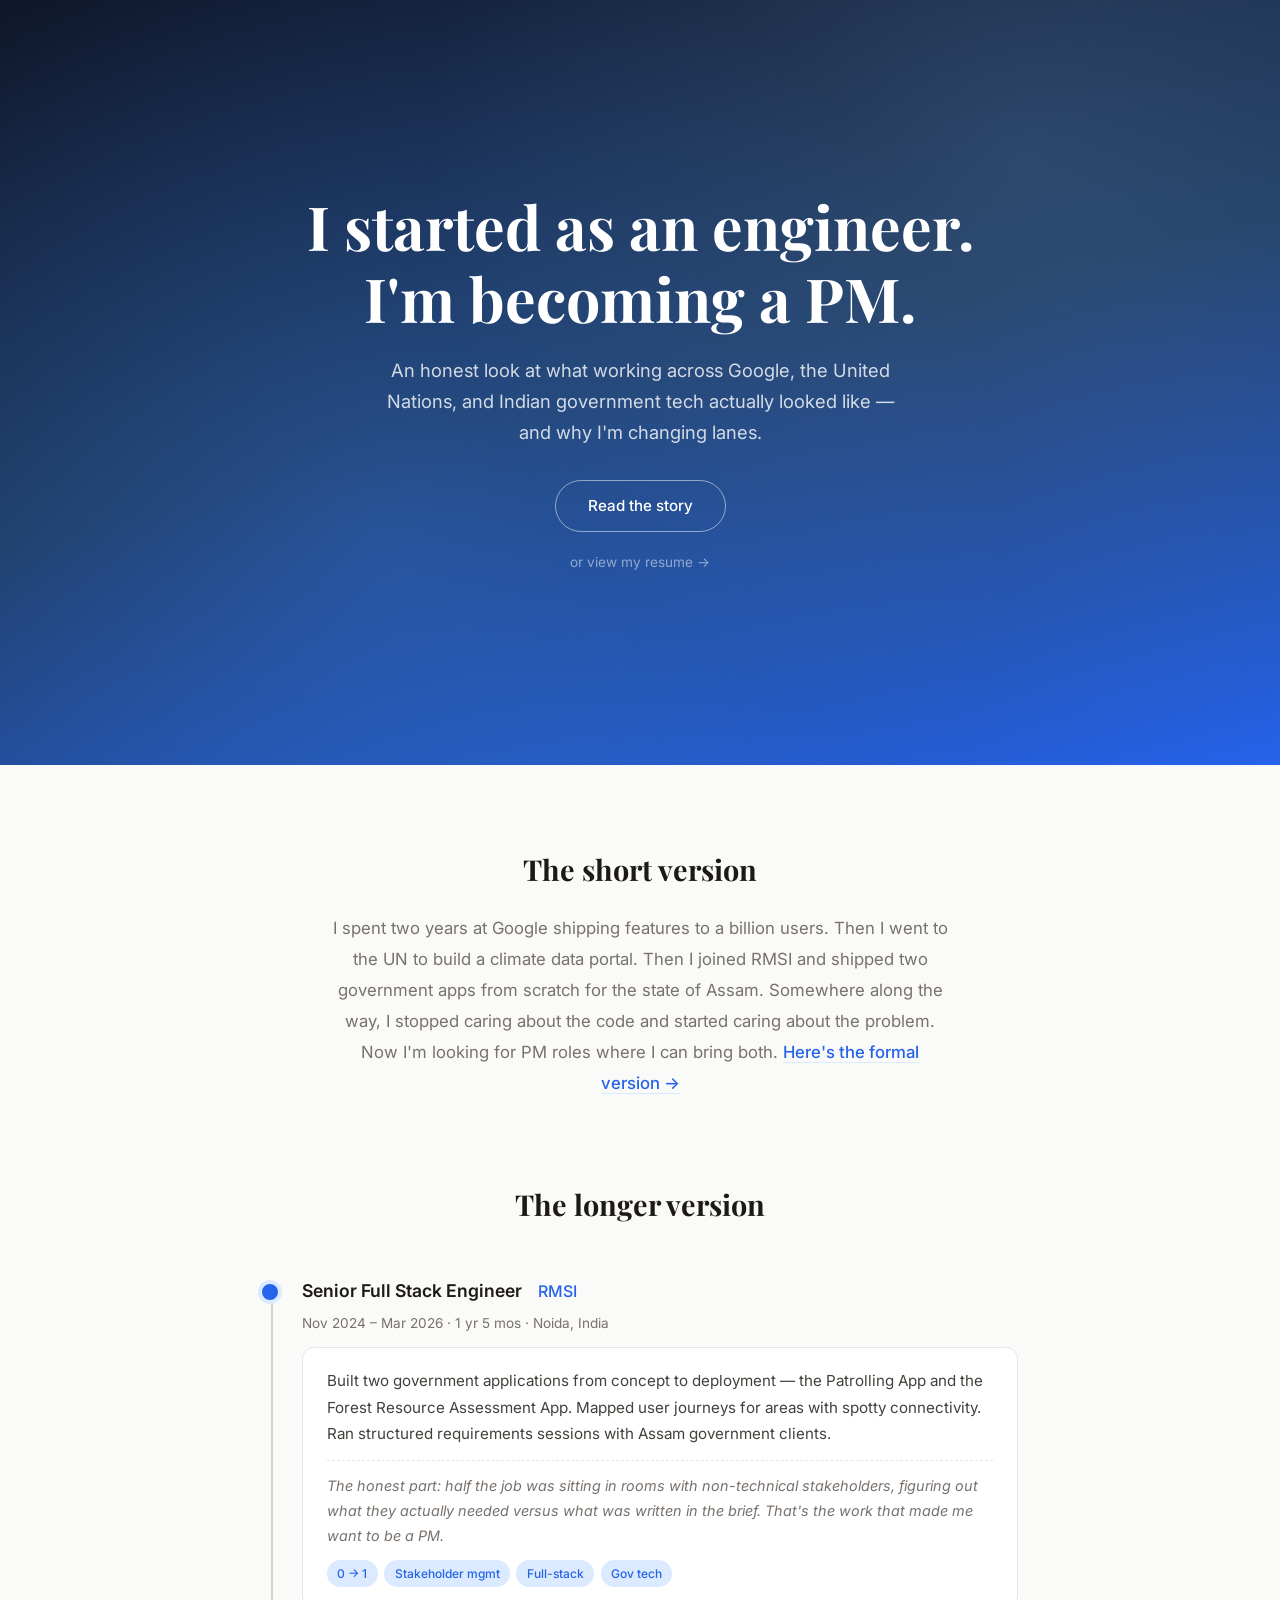
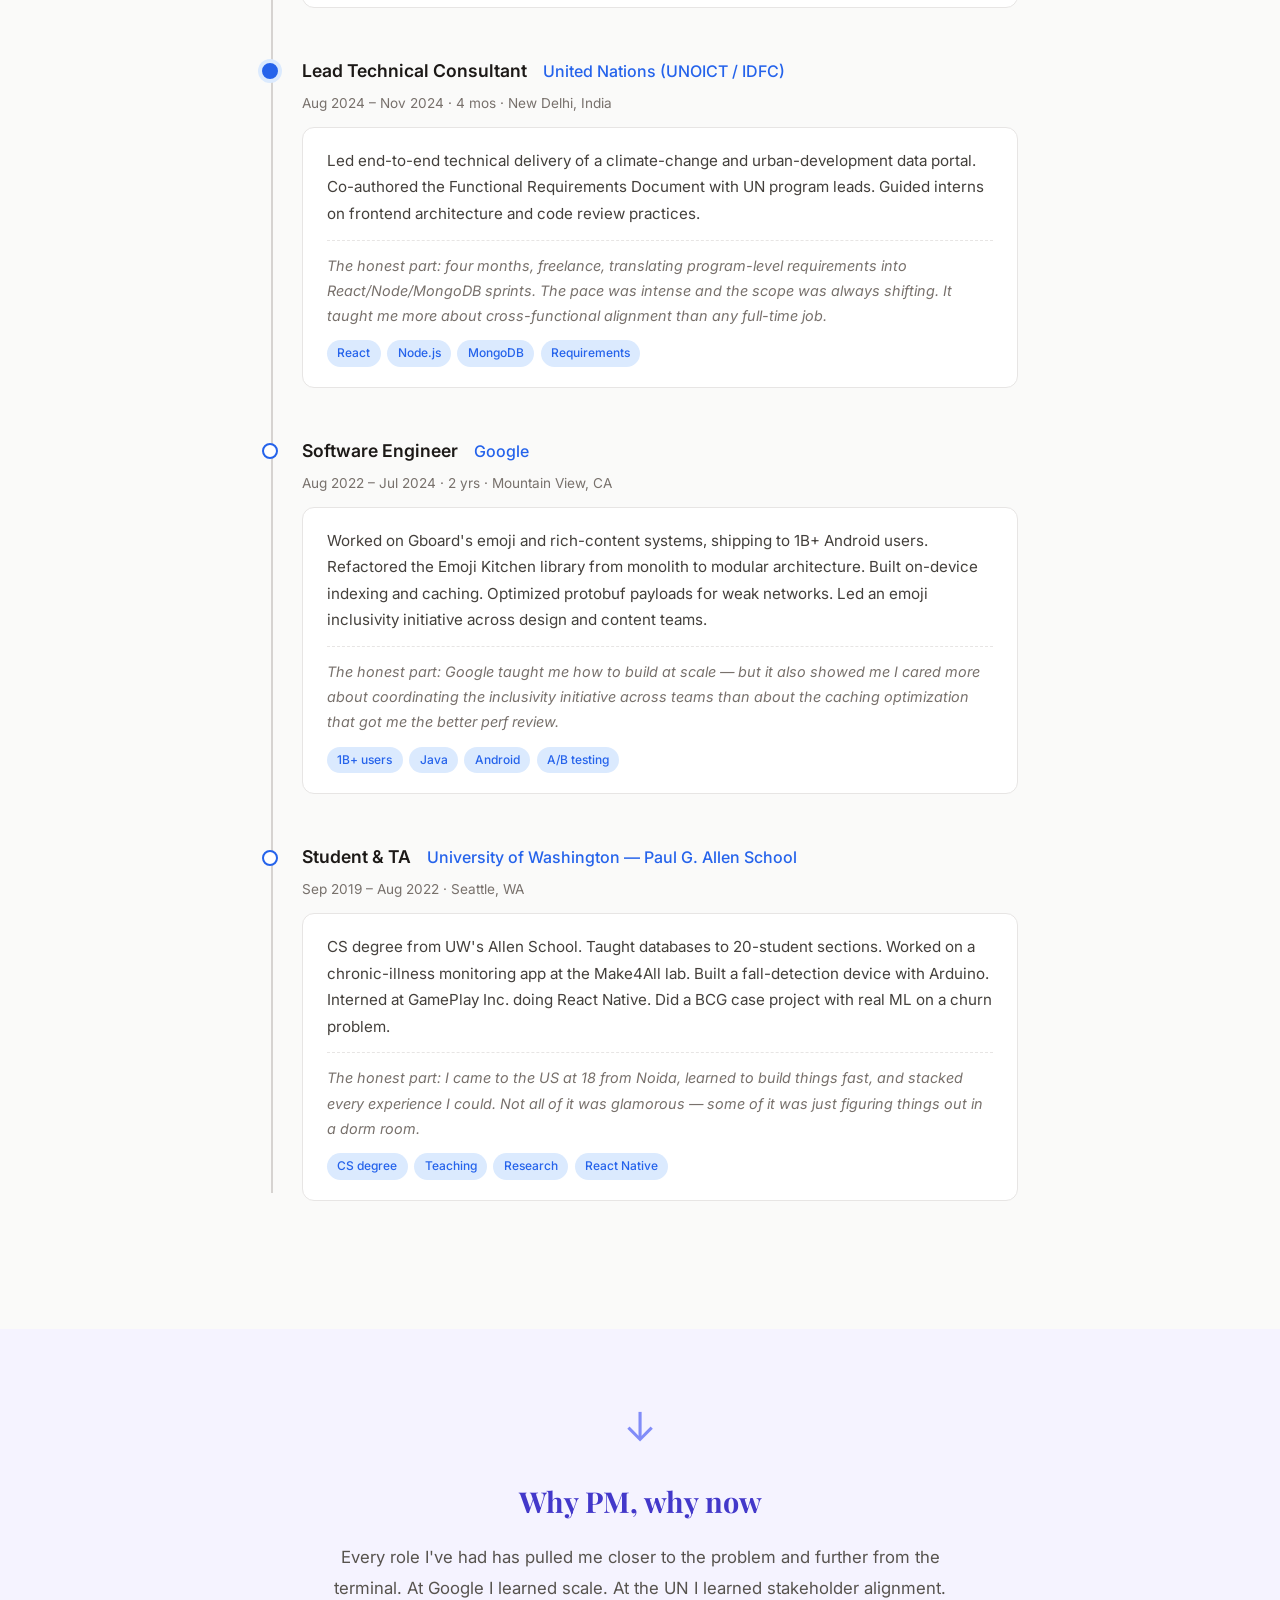
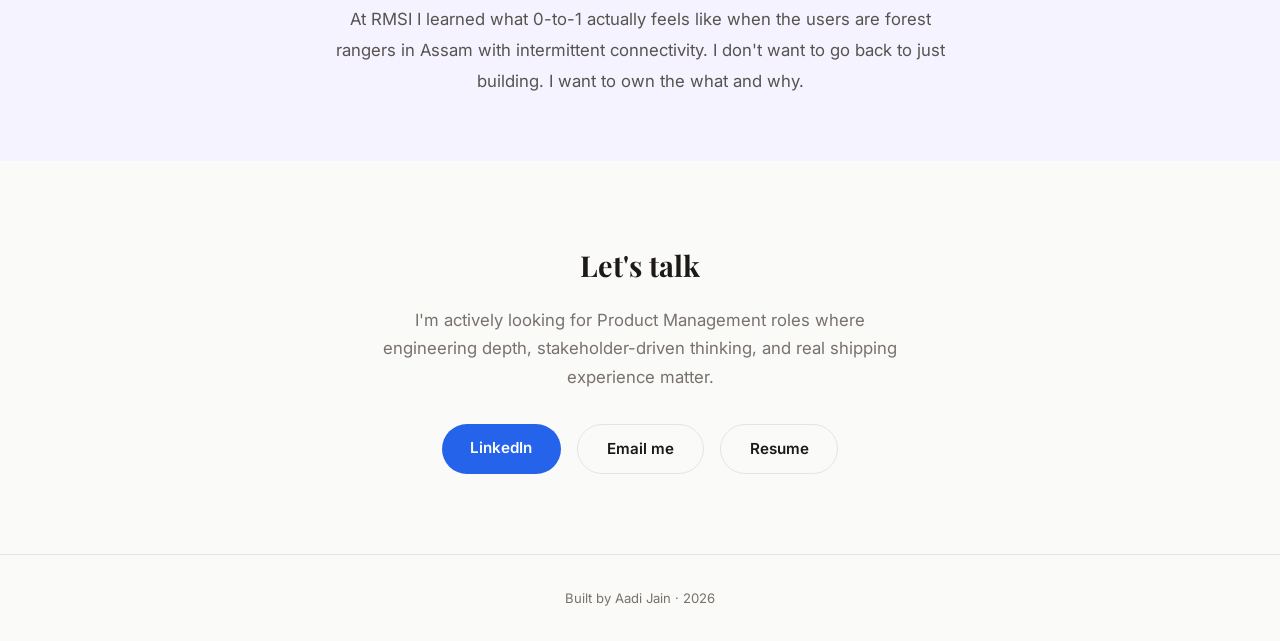
<file: index.html>
<!DOCTYPE html>
<html lang="en">
<head>
<meta charset="UTF-8">
<meta name="viewport" content="width=device-width, initial-scale=1.0">
<title>Aadi Jain — Life at Work</title>
<link href="https://fonts.googleapis.com/css2?family=Inter:wght@400;500;600;700&family=Playfair+Display:wght@600;700&display=swap" rel="stylesheet">
<style>
  * { margin: 0; padding: 0; box-sizing: border-box; }

  :root {
    --bg: #fafaf9;
    --text: #1c1917;
    --muted: #78716c;
    --accent: #2563eb;
    --accent-light: #dbeafe;
    --card: #ffffff;
    --border: #e7e5e4;
    --timeline: #d6d3d1;
  }

  body {
    font-family: 'Inter', -apple-system, sans-serif;
    background: var(--bg);
    color: var(--text);
    line-height: 1.7;
    -webkit-font-smoothing: antialiased;
  }

  /* ── Hero ── */
  .hero {
    min-height: 85vh;
    display: flex;
    align-items: center;
    justify-content: center;
    text-align: center;
    padding: 4rem 2rem;
    background: linear-gradient(165deg, #0f172a 0%, #1e3a5f 50%, #2563eb 100%);
    color: #fff;
    position: relative;
    overflow: hidden;
  }

  .hero::before {
    content: '';
    position: absolute;
    inset: 0;
    background: radial-gradient(circle at 30% 70%, rgba(59,130,246,0.3) 0%, transparent 60%),
                radial-gradient(circle at 80% 20%, rgba(147,197,253,0.15) 0%, transparent 50%);
  }

  .hero-content { position: relative; max-width: 700px; }

  .hero h1 {
    font-family: 'Playfair Display', serif;
    font-size: clamp(2.4rem, 5vw, 3.8rem);
    font-weight: 700;
    line-height: 1.2;
    margin-bottom: 1.2rem;
  }

  .hero .tagline {
    font-size: 1.15rem;
    color: rgba(255,255,255,0.8);
    max-width: 540px;
    margin: 0 auto 2rem;
  }

  .hero .cta {
    display: inline-block;
    padding: 0.75rem 2rem;
    border: 1.5px solid rgba(255,255,255,0.5);
    border-radius: 999px;
    color: #fff;
    text-decoration: none;
    font-weight: 500;
    font-size: 0.95rem;
    transition: all 0.25s;
  }
  .hero .cta:hover { background: rgba(255,255,255,0.12); border-color: #fff; }

  /* ── Honest Intro ── */
  .intro {
    max-width: 680px;
    margin: 0 auto;
    padding: 5rem 2rem 3rem;
    text-align: center;
  }

  .intro h2 {
    font-family: 'Playfair Display', serif;
    font-size: 1.8rem;
    margin-bottom: 1.2rem;
  }

  .intro p {
    color: var(--muted);
    font-size: 1.05rem;
    line-height: 1.85;
  }

  /* ── Timeline ── */
  .timeline-section {
    max-width: 820px;
    margin: 0 auto;
    padding: 2rem 2rem 5rem;
  }

  .timeline-section h2 {
    font-family: 'Playfair Display', serif;
    font-size: 1.8rem;
    text-align: center;
    margin-bottom: 3rem;
  }

  .timeline {
    position: relative;
    padding-left: 2.5rem;
  }

  .timeline::before {
    content: '';
    position: absolute;
    left: 0.55rem;
    top: 0.5rem;
    bottom: 0.5rem;
    width: 2px;
    background: var(--timeline);
  }

  .timeline-item {
    position: relative;
    margin-bottom: 3rem;
  }

  .timeline-item::before {
    content: '';
    position: absolute;
    left: -2.5rem;
    top: 0.45rem;
    width: 12px;
    height: 12px;
    border-radius: 50%;
    background: var(--card);
    border: 2.5px solid var(--accent);
    z-index: 1;
  }

  .timeline-item.highlight::before {
    background: var(--accent);
    box-shadow: 0 0 0 4px var(--accent-light);
  }

  .tl-header {
    display: flex;
    flex-wrap: wrap;
    align-items: baseline;
    gap: 0.5rem 1rem;
    margin-bottom: 0.35rem;
  }

  .tl-role {
    font-weight: 600;
    font-size: 1.1rem;
  }

  .tl-company {
    font-weight: 500;
    color: var(--accent);
  }

  .tl-date {
    font-size: 0.85rem;
    color: var(--muted);
    margin-bottom: 0.6rem;
  }

  .tl-location {
    font-size: 0.82rem;
    color: var(--muted);
  }

  .tl-body {
    background: var(--card);
    border: 1px solid var(--border);
    border-radius: 12px;
    padding: 1.25rem 1.5rem;
    margin-top: 0.75rem;
  }

  .tl-body p {
    font-size: 0.95rem;
    color: #44403c;
    line-height: 1.75;
  }

  .tl-body .honest {
    margin-top: 0.75rem;
    padding-top: 0.75rem;
    border-top: 1px dashed var(--border);
    font-style: italic;
    color: var(--muted);
    font-size: 0.9rem;
  }

  .tag-row {
    display: flex;
    flex-wrap: wrap;
    gap: 0.4rem;
    margin-top: 0.75rem;
  }

  .tag {
    font-size: 0.75rem;
    font-weight: 500;
    padding: 0.2rem 0.65rem;
    border-radius: 999px;
    background: var(--accent-light);
    color: var(--accent);
  }

  /* ── The Shift ── */
  .shift {
    background: #f5f3ff;
    padding: 4rem 2rem;
    text-align: center;
  }

  .shift-inner {
    max-width: 620px;
    margin: 0 auto;
  }

  .shift h2 {
    font-family: 'Playfair Display', serif;
    font-size: 1.8rem;
    margin-bottom: 1rem;
    color: #4338ca;
  }

  .shift p {
    font-size: 1.05rem;
    color: #57534e;
    line-height: 1.85;
  }

  .shift .arrow {
    font-size: 2.5rem;
    margin-bottom: 1rem;
    display: block;
    color: #818cf8;
  }

  /* ── CTA Footer ── */
  .footer-cta {
    text-align: center;
    padding: 5rem 2rem;
    max-width: 600px;
    margin: 0 auto;
  }

  .footer-cta h2 {
    font-family: 'Playfair Display', serif;
    font-size: 1.8rem;
    margin-bottom: 1rem;
  }

  .footer-cta p {
    color: var(--muted);
    margin-bottom: 2rem;
    font-size: 1.05rem;
  }

  .btn-row {
    display: flex;
    justify-content: center;
    gap: 1rem;
    flex-wrap: wrap;
  }

  .btn {
    display: inline-block;
    padding: 0.7rem 1.8rem;
    border-radius: 999px;
    font-weight: 600;
    font-size: 0.95rem;
    text-decoration: none;
    transition: all 0.25s;
  }

  .btn-primary {
    background: var(--accent);
    color: #fff;
  }
  .btn-primary:hover { background: #1d4ed8; }

  .btn-outline {
    border: 1.5px solid var(--border);
    color: var(--text);
    background: transparent;
  }
  .btn-outline:hover { border-color: var(--accent); color: var(--accent); }

  /* ── Footer ── */
  footer {
    text-align: center;
    padding: 2rem;
    font-size: 0.82rem;
    color: var(--muted);
    border-top: 1px solid var(--border);
  }

  @media (max-width: 600px) {
    .timeline { padding-left: 2rem; }
    .timeline-item::before { left: -2rem; }
    .tl-body { padding: 1rem 1.15rem; }
  }
</style>
</head>
<body>

<!-- ── Hero ── -->
<section class="hero">
  <div class="hero-content">
    <h1>I started as an engineer.<br>I'm becoming a PM.</h1>
    <p class="tagline">An honest look at what working across Google, the United Nations, and Indian government tech actually looked like — and why I'm changing lanes.</p>
    <a href="#story" class="cta">Read the story</a>
    <div style="margin-top: 1rem;"><a href="resume.html" style="color: rgba(255,255,255,0.5); font-size: 0.85rem; text-decoration: none; font-weight: 400; transition: color 0.25s;" onmouseover="this.style.color='rgba(255,255,255,0.85)'" onmouseout="this.style.color='rgba(255,255,255,0.5)'">or view my resume &rarr;</a></div>
  </div>
</section>

<!-- ── Intro ── -->
<section class="intro" id="story">
  <h2>The short version</h2>
  <p>I spent two years at Google shipping features to a billion users. Then I went to the UN to build a climate data portal. Then I joined RMSI and shipped two government apps from scratch for the state of Assam. Somewhere along the way, I stopped caring about the code and started caring about the problem. Now I'm looking for PM roles where I can bring both. <a href="resume.html" style="color: var(--accent); text-decoration: none; font-weight: 500; border-bottom: 1px solid var(--accent-light); transition: border-color 0.25s;" onmouseover="this.style.borderColor='var(--accent)'" onmouseout="this.style.borderColor='var(--accent-light)'">Here's the formal version&nbsp;&rarr;</a></p>
</section>

<!-- ── Timeline ── -->
<section class="timeline-section">
  <h2>The longer version</h2>

  <div class="timeline">

    <!-- RMSI -->
    <div class="timeline-item highlight">
      <div class="tl-header">
        <span class="tl-role">Senior Full Stack Engineer</span>
        <span class="tl-company">RMSI</span>
      </div>
      <div class="tl-date">Nov 2024 &ndash; Mar 2026 &middot; 1 yr 5 mos &middot; Noida, India</div>
      <div class="tl-body">
        <p>Built two government applications from concept to deployment — the Patrolling App and the Forest Resource Assessment App. Mapped user journeys for areas with spotty connectivity. Ran structured requirements sessions with Assam government clients.</p>
        <p class="honest">The honest part: half the job was sitting in rooms with non-technical stakeholders, figuring out what they actually needed versus what was written in the brief. That's the work that made me want to be a PM.</p>
        <div class="tag-row">
          <span class="tag">0 → 1</span>
          <span class="tag">Stakeholder mgmt</span>
          <span class="tag">Full-stack</span>
          <span class="tag">Gov tech</span>
        </div>
      </div>
    </div>

    <!-- UN -->
    <div class="timeline-item highlight">
      <div class="tl-header">
        <span class="tl-role">Lead Technical Consultant</span>
        <span class="tl-company">United Nations (UNOICT / IDFC)</span>
      </div>
      <div class="tl-date">Aug 2024 &ndash; Nov 2024 &middot; 4 mos &middot; New Delhi, India</div>
      <div class="tl-body">
        <p>Led end-to-end technical delivery of a climate-change and urban-development data portal. Co-authored the Functional Requirements Document with UN program leads. Guided interns on frontend architecture and code review practices.</p>
        <p class="honest">The honest part: four months, freelance, translating program-level requirements into React/Node/MongoDB sprints. The pace was intense and the scope was always shifting. It taught me more about cross-functional alignment than any full-time job.</p>
        <div class="tag-row">
          <span class="tag">React</span>
          <span class="tag">Node.js</span>
          <span class="tag">MongoDB</span>
          <span class="tag">Requirements</span>
        </div>
      </div>
    </div>

    <!-- Google -->
    <div class="timeline-item">
      <div class="tl-header">
        <span class="tl-role">Software Engineer</span>
        <span class="tl-company">Google</span>
      </div>
      <div class="tl-date">Aug 2022 &ndash; Jul 2024 &middot; 2 yrs &middot; Mountain View, CA</div>
      <div class="tl-body">
        <p>Worked on Gboard's emoji and rich-content systems, shipping to 1B+ Android users. Refactored the Emoji Kitchen library from monolith to modular architecture. Built on-device indexing and caching. Optimized protobuf payloads for weak networks. Led an emoji inclusivity initiative across design and content teams.</p>
        <p class="honest">The honest part: Google taught me how to build at scale — but it also showed me I cared more about coordinating the inclusivity initiative across teams than about the caching optimization that got me the better perf review.</p>
        <div class="tag-row">
          <span class="tag">1B+ users</span>
          <span class="tag">Java</span>
          <span class="tag">Android</span>
          <span class="tag">A/B testing</span>
        </div>
      </div>
    </div>

    <!-- UW & Earlier -->
    <div class="timeline-item">
      <div class="tl-header">
        <span class="tl-role">Student &amp; TA</span>
        <span class="tl-company">University of Washington — Paul G. Allen School</span>
      </div>
      <div class="tl-date">Sep 2019 &ndash; Aug 2022 &middot; Seattle, WA</div>
      <div class="tl-body">
        <p>CS degree from UW's Allen School. Taught databases to 20-student sections. Worked on a chronic-illness monitoring app at the Make4All lab. Built a fall-detection device with Arduino. Interned at GamePlay Inc. doing React Native. Did a BCG case project with real ML on a churn problem.</p>
        <p class="honest">The honest part: I came to the US at 18 from Noida, learned to build things fast, and stacked every experience I could. Not all of it was glamorous — some of it was just figuring things out in a dorm room.</p>
        <div class="tag-row">
          <span class="tag">CS degree</span>
          <span class="tag">Teaching</span>
          <span class="tag">Research</span>
          <span class="tag">React Native</span>
        </div>
      </div>
    </div>

  </div>
</section>

<!-- ── The Shift ── -->
<section class="shift">
  <div class="shift-inner">
    <span class="arrow">&#8595;</span>
    <h2>Why PM, why now</h2>
    <p>Every role I've had has pulled me closer to the problem and further from the terminal. At Google I learned scale. At the UN I learned stakeholder alignment. At RMSI I learned what 0-to-1 actually feels like when the users are forest rangers in Assam with intermittent connectivity. I don't want to go back to just building. I want to own the what and why.</p>
  </div>
</section>

<!-- ── CTA ── -->
<section class="footer-cta">
  <h2>Let's talk</h2>
  <p>I'm actively looking for Product Management roles where engineering depth, stakeholder-driven thinking, and real shipping experience matter.</p>
  <div class="btn-row">
    <a href="https://www.linkedin.com/in/aadi-jain-tech/" class="btn btn-primary" target="_blank">LinkedIn</a>
    <a href="mailto:jainaadubot@gmail.com" class="btn btn-outline">Email me</a>
    <a href="resume.html" class="btn btn-outline">Resume</a>
  </div>
</section>

<footer>
  Built by Aadi Jain &middot; 2026
</footer>

</body>
</html>
</file>
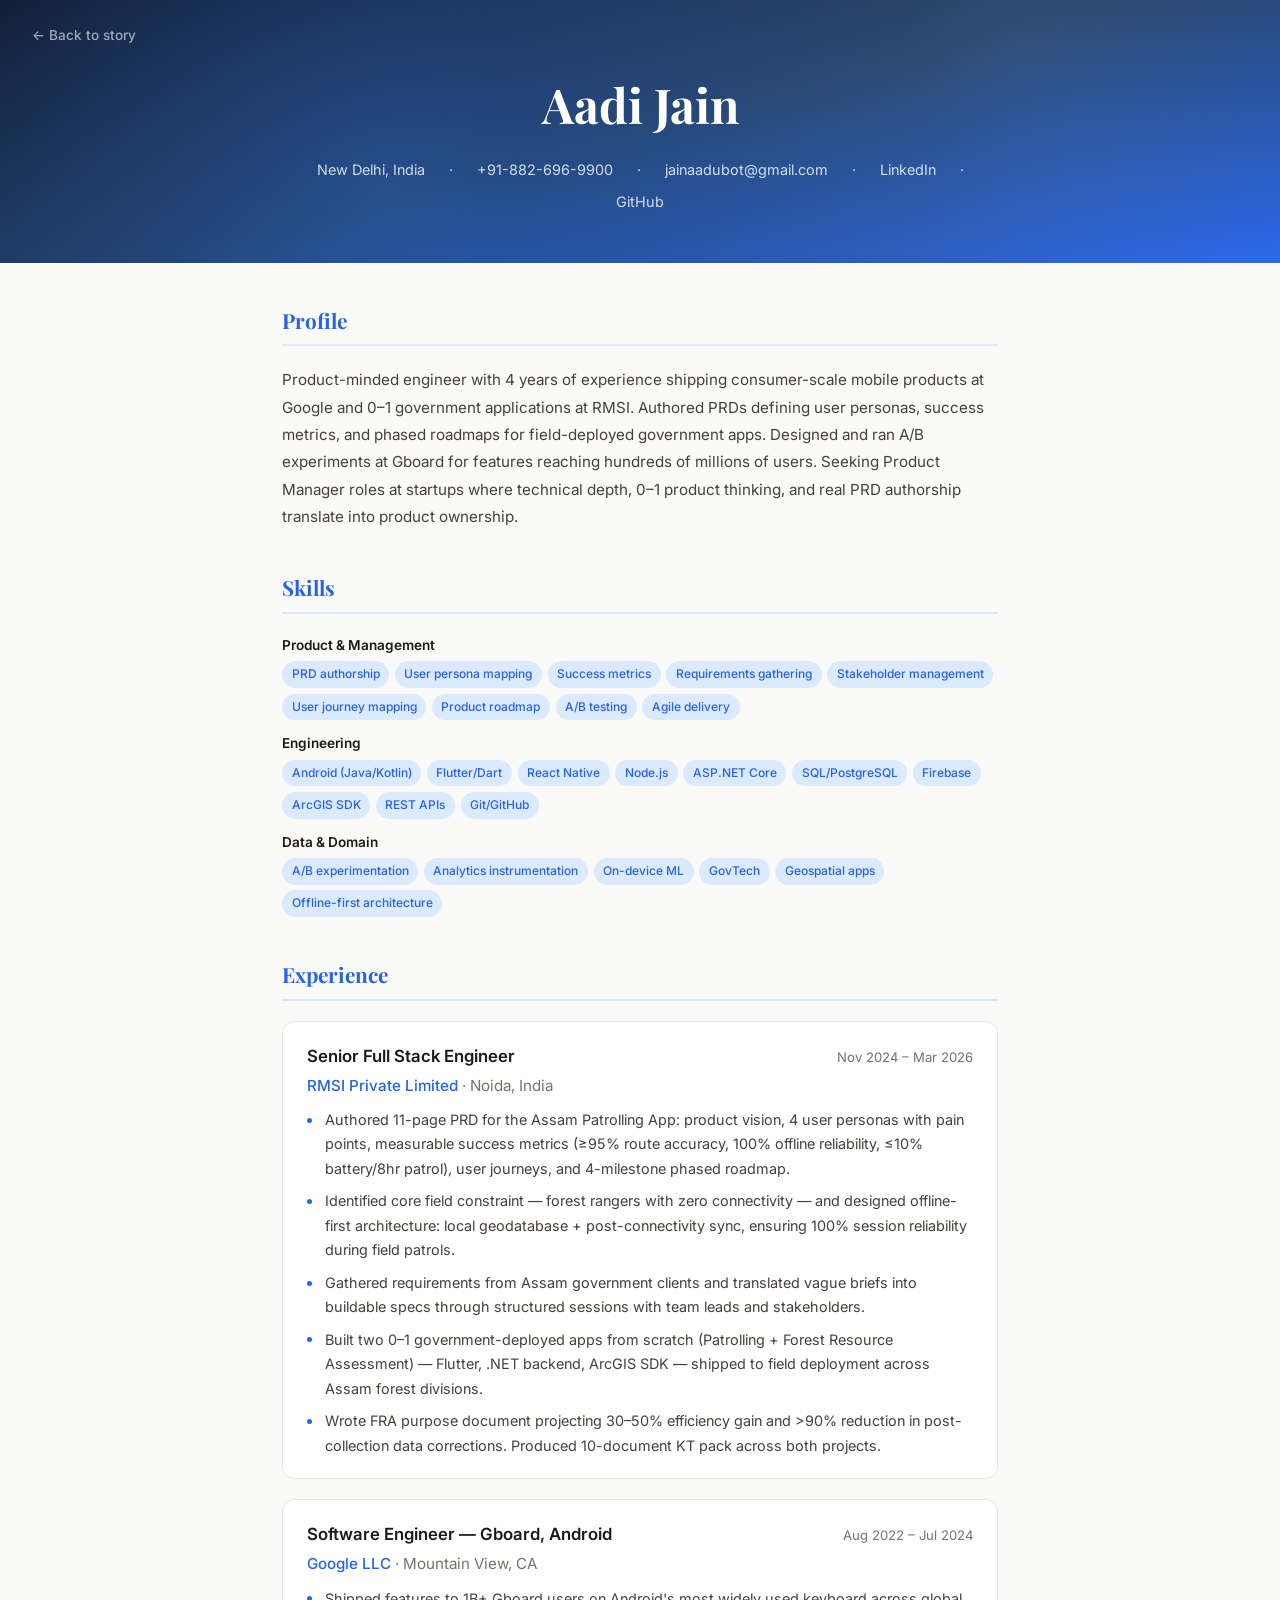
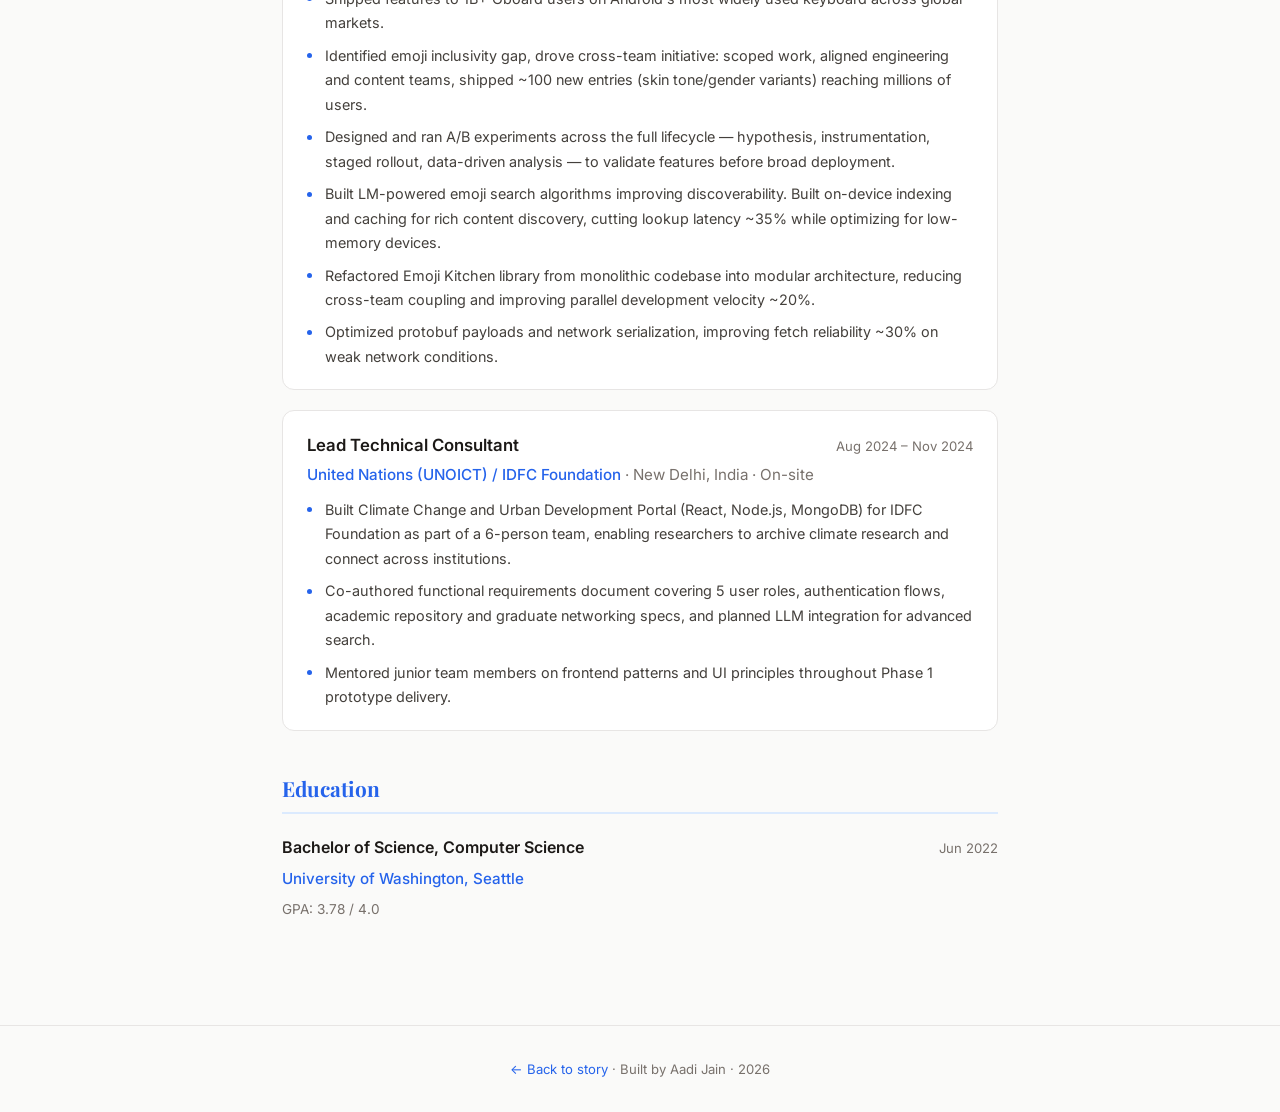
<file: resume.html>
<!DOCTYPE html>
<html lang="en">
<head>
<meta charset="UTF-8">
<meta name="viewport" content="width=device-width, initial-scale=1.0">
<title>Aadi Jain — Resume</title>
<link href="https://fonts.googleapis.com/css2?family=Inter:wght@400;500;600;700&family=Playfair+Display:wght@600;700&display=swap" rel="stylesheet">
<style>
  * { margin: 0; padding: 0; box-sizing: border-box; }

  :root {
    --bg: #fafaf9;
    --text: #1c1917;
    --muted: #78716c;
    --accent: #2563eb;
    --accent-light: #dbeafe;
    --card: #ffffff;
    --border: #e7e5e4;
  }

  body {
    font-family: 'Inter', -apple-system, sans-serif;
    background: var(--bg);
    color: var(--text);
    line-height: 1.7;
    -webkit-font-smoothing: antialiased;
  }

  /* ── Header ── */
  .resume-header {
    background: linear-gradient(165deg, #0f172a 0%, #1e3a5f 50%, #2563eb 100%);
    color: #fff;
    padding: 4rem 2rem 3rem;
    text-align: center;
    position: relative;
    overflow: hidden;
  }

  .resume-header::before {
    content: '';
    position: absolute;
    inset: 0;
    background: radial-gradient(circle at 30% 70%, rgba(59,130,246,0.3) 0%, transparent 60%),
                radial-gradient(circle at 80% 20%, rgba(147,197,253,0.15) 0%, transparent 50%);
  }

  .resume-header-content {
    position: relative;
    max-width: 700px;
    margin: 0 auto;
  }

  .resume-header h1 {
    font-family: 'Playfair Display', serif;
    font-size: clamp(2rem, 4vw, 3rem);
    font-weight: 700;
    margin-bottom: 0.75rem;
  }

  .contact-row {
    display: flex;
    flex-wrap: wrap;
    justify-content: center;
    gap: 0.5rem 1.5rem;
    font-size: 0.9rem;
    color: rgba(255,255,255,0.8);
  }

  .contact-row a {
    color: rgba(255,255,255,0.8);
    text-decoration: none;
    transition: color 0.2s;
  }

  .contact-row a:hover { color: #fff; }

  .back-link {
    position: absolute;
    top: 1.5rem;
    left: 2rem;
    color: rgba(255,255,255,0.6);
    text-decoration: none;
    font-size: 0.85rem;
    font-weight: 500;
    transition: color 0.2s;
  }

  .back-link:hover { color: #fff; }

  /* ── Resume Body ── */
  .resume {
    max-width: 780px;
    margin: 0 auto;
    padding: 2.5rem 2rem 4rem;
  }

  .section { margin-bottom: 2.5rem; }

  .section-title {
    font-family: 'Playfair Display', serif;
    font-size: 1.3rem;
    font-weight: 700;
    color: var(--accent);
    border-bottom: 2px solid var(--accent-light);
    padding-bottom: 0.4rem;
    margin-bottom: 1.25rem;
  }

  .profile-text {
    font-size: 0.95rem;
    color: #44403c;
    line-height: 1.8;
  }

  /* ── Skills ── */
  .skill-group { margin-bottom: 0.75rem; }

  .skill-label {
    font-weight: 600;
    font-size: 0.85rem;
    color: var(--text);
    margin-bottom: 0.25rem;
  }

  .skill-tags {
    display: flex;
    flex-wrap: wrap;
    gap: 0.35rem;
  }

  .skill-tag {
    font-size: 0.75rem;
    font-weight: 500;
    padding: 0.2rem 0.6rem;
    border-radius: 999px;
    background: var(--accent-light);
    color: var(--accent);
  }

  /* ── Experience ── */
  .job {
    background: var(--card);
    border: 1px solid var(--border);
    border-radius: 12px;
    padding: 1.25rem 1.5rem;
    margin-bottom: 1.25rem;
  }

  .job-header {
    display: flex;
    flex-wrap: wrap;
    justify-content: space-between;
    align-items: baseline;
    gap: 0.25rem 1rem;
    margin-bottom: 0.15rem;
  }

  .job-title {
    font-weight: 600;
    font-size: 1.05rem;
  }

  .job-date {
    font-size: 0.82rem;
    color: var(--muted);
    white-space: nowrap;
  }

  .job-company {
    font-weight: 500;
    color: var(--accent);
    font-size: 0.95rem;
    margin-bottom: 0.6rem;
  }

  .job-location {
    color: var(--muted);
    font-weight: 400;
  }

  .job ul {
    list-style: none;
    padding: 0;
  }

  .job li {
    position: relative;
    padding-left: 1.1rem;
    font-size: 0.9rem;
    color: #44403c;
    line-height: 1.7;
    margin-bottom: 0.5rem;
  }

  .job li::before {
    content: '';
    position: absolute;
    left: 0;
    top: 0.6rem;
    width: 5px;
    height: 5px;
    border-radius: 50%;
    background: var(--accent);
  }

  .job li:last-child { margin-bottom: 0; }

  /* ── Education ── */
  .edu {
    display: flex;
    flex-wrap: wrap;
    justify-content: space-between;
    align-items: baseline;
    gap: 0.25rem 1rem;
  }

  .edu-degree {
    font-weight: 600;
    font-size: 1rem;
  }

  .edu-date {
    font-size: 0.82rem;
    color: var(--muted);
  }

  .edu-school {
    width: 100%;
    color: var(--accent);
    font-weight: 500;
    font-size: 0.95rem;
  }

  .edu-gpa {
    font-size: 0.85rem;
    color: var(--muted);
    margin-top: 0.15rem;
  }

  /* ── Footer ── */
  .resume-footer {
    text-align: center;
    padding: 2rem;
    font-size: 0.82rem;
    color: var(--muted);
    border-top: 1px solid var(--border);
  }

  .resume-footer a {
    color: var(--accent);
    text-decoration: none;
  }

  .resume-footer a:hover { text-decoration: underline; }

  /* ── Print ── */
  @media print {
    .resume-header { padding: 2rem 1rem 1.5rem; }
    .back-link { display: none; }
    .resume { padding: 1rem; }
    .job { break-inside: avoid; }
  }

  @media (max-width: 600px) {
    .resume { padding: 1.5rem 1.25rem 3rem; }
    .job { padding: 1rem 1.15rem; }
    .back-link { position: relative; top: 0; left: 0; display: block; margin-bottom: 1rem; }
  }
</style>
</head>
<body>

<!-- ── Header ── -->
<header class="resume-header">
  <a href="index.html" class="back-link">&larr; Back to story</a>
  <div class="resume-header-content">
    <h1>Aadi Jain</h1>
    <div class="contact-row">
      <span>New Delhi, India</span>
      <span>&middot;</span>
      <a href="tel:+918826969900">+91-882-696-9900</a>
      <span>&middot;</span>
      <a href="mailto:jainaadubot@gmail.com">jainaadubot@gmail.com</a>
      <span>&middot;</span>
      <a href="https://www.linkedin.com/in/aadi-jain-tech/" target="_blank" rel="noopener">LinkedIn</a>
      <span>&middot;</span>
      <a href="https://github.com/aadijain725" target="_blank" rel="noopener">GitHub</a>
    </div>
  </div>
</header>

<main class="resume">

  <!-- Profile -->
  <div class="section">
    <h2 class="section-title">Profile</h2>
    <p class="profile-text">Product-minded engineer with 4 years of experience shipping consumer-scale mobile products at Google and 0&ndash;1 government applications at RMSI. Authored PRDs defining user personas, success metrics, and phased roadmaps for field-deployed government apps. Designed and ran A/B experiments at Gboard for features reaching hundreds of millions of users. Seeking Product Manager roles at startups where technical depth, 0&ndash;1 product thinking, and real PRD authorship translate into product ownership.</p>
  </div>

  <!-- Skills -->
  <div class="section">
    <h2 class="section-title">Skills</h2>

    <div class="skill-group">
      <div class="skill-label">Product &amp; Management</div>
      <div class="skill-tags">
        <span class="skill-tag">PRD authorship</span>
        <span class="skill-tag">User persona mapping</span>
        <span class="skill-tag">Success metrics</span>
        <span class="skill-tag">Requirements gathering</span>
        <span class="skill-tag">Stakeholder management</span>
        <span class="skill-tag">User journey mapping</span>
        <span class="skill-tag">Product roadmap</span>
        <span class="skill-tag">A/B testing</span>
        <span class="skill-tag">Agile delivery</span>
      </div>
    </div>

    <div class="skill-group">
      <div class="skill-label">Engineering</div>
      <div class="skill-tags">
        <span class="skill-tag">Android (Java/Kotlin)</span>
        <span class="skill-tag">Flutter/Dart</span>
        <span class="skill-tag">React Native</span>
        <span class="skill-tag">Node.js</span>
        <span class="skill-tag">ASP.NET Core</span>
        <span class="skill-tag">SQL/PostgreSQL</span>
        <span class="skill-tag">Firebase</span>
        <span class="skill-tag">ArcGIS SDK</span>
        <span class="skill-tag">REST APIs</span>
        <span class="skill-tag">Git/GitHub</span>
      </div>
    </div>

    <div class="skill-group">
      <div class="skill-label">Data &amp; Domain</div>
      <div class="skill-tags">
        <span class="skill-tag">A/B experimentation</span>
        <span class="skill-tag">Analytics instrumentation</span>
        <span class="skill-tag">On-device ML</span>
        <span class="skill-tag">GovTech</span>
        <span class="skill-tag">Geospatial apps</span>
        <span class="skill-tag">Offline-first architecture</span>
      </div>
    </div>
  </div>

  <!-- Experience -->
  <div class="section">
    <h2 class="section-title">Experience</h2>

    <div class="job">
      <div class="job-header">
        <span class="job-title">Senior Full Stack Engineer</span>
        <span class="job-date">Nov 2024 &ndash; Mar 2026</span>
      </div>
      <div class="job-company">RMSI Private Limited <span class="job-location">&middot; Noida, India</span></div>
      <ul>
        <li>Authored 11-page PRD for the Assam Patrolling App: product vision, 4 user personas with pain points, measurable success metrics (&ge;95% route accuracy, 100% offline reliability, &le;10% battery/8hr patrol), user journeys, and 4-milestone phased roadmap.</li>
        <li>Identified core field constraint &mdash; forest rangers with zero connectivity &mdash; and designed offline-first architecture: local geodatabase + post-connectivity sync, ensuring 100% session reliability during field patrols.</li>
        <li>Gathered requirements from Assam government clients and translated vague briefs into buildable specs through structured sessions with team leads and stakeholders.</li>
        <li>Built two 0&ndash;1 government-deployed apps from scratch (Patrolling + Forest Resource Assessment) &mdash; Flutter, .NET backend, ArcGIS SDK &mdash; shipped to field deployment across Assam forest divisions.</li>
        <li>Wrote FRA purpose document projecting 30&ndash;50% efficiency gain and &gt;90% reduction in post-collection data corrections. Produced 10-document KT pack across both projects.</li>
      </ul>
    </div>

    <div class="job">
      <div class="job-header">
        <span class="job-title">Software Engineer &mdash; Gboard, Android</span>
        <span class="job-date">Aug 2022 &ndash; Jul 2024</span>
      </div>
      <div class="job-company">Google LLC <span class="job-location">&middot; Mountain View, CA</span></div>
      <ul>
        <li>Shipped features to 1B+ Gboard users on Android's most widely used keyboard across global markets.</li>
        <li>Identified emoji inclusivity gap, drove cross-team initiative: scoped work, aligned engineering and content teams, shipped ~100 new entries (skin tone/gender variants) reaching millions of users.</li>
        <li>Designed and ran A/B experiments across the full lifecycle &mdash; hypothesis, instrumentation, staged rollout, data-driven analysis &mdash; to validate features before broad deployment.</li>
        <li>Built LM-powered emoji search algorithms improving discoverability. Built on-device indexing and caching for rich content discovery, cutting lookup latency ~35% while optimizing for low-memory devices.</li>
        <li>Refactored Emoji Kitchen library from monolithic codebase into modular architecture, reducing cross-team coupling and improving parallel development velocity ~20%.</li>
        <li>Optimized protobuf payloads and network serialization, improving fetch reliability ~30% on weak network conditions.</li>
      </ul>
    </div>

    <div class="job">
      <div class="job-header">
        <span class="job-title">Lead Technical Consultant</span>
        <span class="job-date">Aug 2024 &ndash; Nov 2024</span>
      </div>
      <div class="job-company">United Nations (UNOICT) / IDFC Foundation <span class="job-location">&middot; New Delhi, India &middot; On-site</span></div>
      <ul>
        <li>Built Climate Change and Urban Development Portal (React, Node.js, MongoDB) for IDFC Foundation as part of a 6-person team, enabling researchers to archive climate research and connect across institutions.</li>
        <li>Co-authored functional requirements document covering 5 user roles, authentication flows, academic repository and graduate networking specs, and planned LLM integration for advanced search.</li>
        <li>Mentored junior team members on frontend patterns and UI principles throughout Phase 1 prototype delivery.</li>
      </ul>
    </div>

  </div>

  <!-- Education -->
  <div class="section">
    <h2 class="section-title">Education</h2>
    <div class="edu">
      <span class="edu-degree">Bachelor of Science, Computer Science</span>
      <span class="edu-date">Jun 2022</span>
      <span class="edu-school">University of Washington, Seattle</span>
      <span class="edu-gpa">GPA: 3.78 / 4.0</span>
    </div>
  </div>

</main>

<footer class="resume-footer">
  <a href="index.html">&larr; Back to story</a> &middot; Built by Aadi Jain &middot; 2026
</footer>

</body>
</html>
</file>
